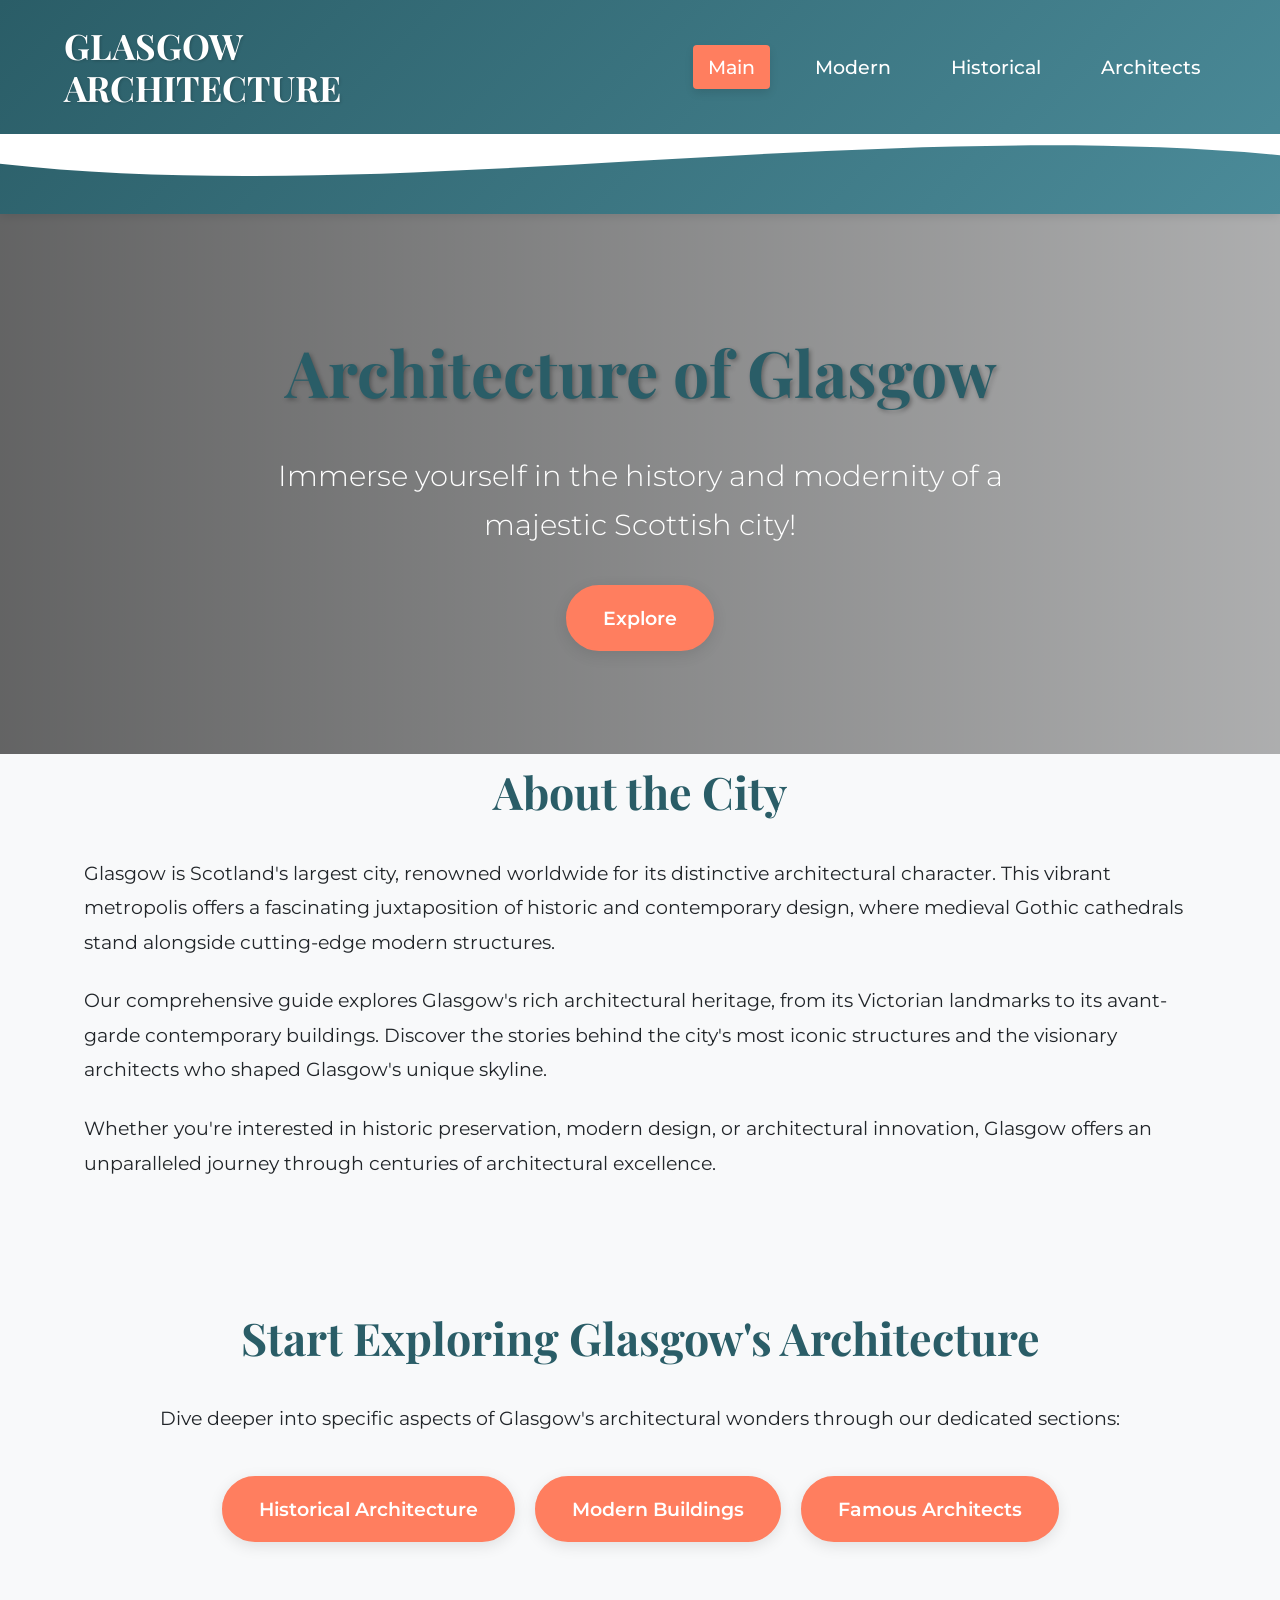
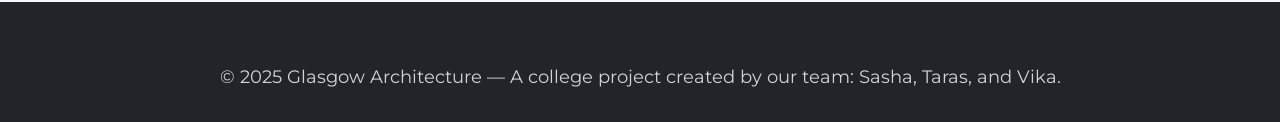
<file: index.html>
<!DOCTYPE html>
<html lang="ru">
<head>
  <meta charset="UTF-8" />
  <meta name="viewport" content="width=device-width, initial-scale=1.0"/>
  <title>Главная - Архитектура Глазго</title>
  <link rel="stylesheet" href="style.css" />
  <link rel="icon" type="image/x-icon" href="Image/back.png">
  <link rel="preconnect" href="https://fonts.googleapis.com">
  <link rel="preconnect" href="https://fonts.gstatic.com" crossorigin>
  <link href="https://fonts.googleapis.com/css2?family=Montserrat:wght@400;500;600;700&family=Playfair+Display:wght@700&display=swap" rel="stylesheet">
</head>
<body>
  <header class="header">
    <nav class="navbar container">
      <div class="logo">GLASGOW<br>ARCHITECTURE</div>
      <ul class="nav-menu">
        <li><a href="index.html" class="active">Main</a></li>
        <li><a href="modern.html">Modern</a></li>
        <li><a href="historical.html">Historical</a></li>
        <li><a href="architects.html">Architects</a></li>
      </ul>
    </nav>
    <div class="wave">
      <svg class="wave-svg" viewBox="0 0 500 150" preserveAspectRatio="none">
        <path class="wave-path" d="M-10.00,49.98 C150.00,150.00 349.17,-50.00 520.00,49.98 L500.00,0.00 L0.00,0.00 Z"></path>
      </svg>
    </div>
  </header>

  <section class="hero">
    <video class="hero-bg" autoplay muted loop playsinline>
      <source src="Video/GlasgowMain.mp4" type="video/mp4" />
    </video>
    <div class="hero-content">
      <h1 class="hero-title">Architecture of Glasgow</h1>
      <p class="hero-subtitle">Immerse yourself in the history and modernity of a majestic Scottish city!</p>
      <a href="modern.html" class="btn pulse">Explore</a>
    </div>
  </section>

  <main class="container">
    <section class="about-section">
      <h2 class="section-title">About the City</h2>
      <p class="large-text">
        Glasgow is Scotland's largest city, renowned worldwide for its distinctive architectural character. 
        This vibrant metropolis offers a fascinating juxtaposition of historic and contemporary design, 
        where medieval Gothic cathedrals stand alongside cutting-edge modern structures.
      </p>
      <p class="large-text">
        Our comprehensive guide explores Glasgow's rich architectural heritage, from its Victorian landmarks 
        to its avant-garde contemporary buildings. Discover the stories behind the city's most iconic structures 
        and the visionary architects who shaped Glasgow's unique skyline.
      </p>
      <p class="large-text">
        Whether you're interested in historic preservation, modern design, or architectural innovation, 
        Glasgow offers an unparalleled journey through centuries of architectural excellence.
      </p>
    </section>

    <section class="cta-section">
      <h2 class="section-title">Start Exploring Glasgow's Architecture</h2>
      <p class="large-text">
        Dive deeper into specific aspects of Glasgow's architectural wonders through our dedicated sections:
      </p>
      <div class="cta-buttons">
        <a href="historical.html" class="btn">Historical Architecture</a>
        <a href="modern.html" class="btn">Modern Buildings</a>
        <a href="architects.html" class="btn">Famous Architects</a>
      </div>
    </section>
  </main>

  <footer class="footer">
    <div class="container">
      <p class="copyright">
        © 2025 Glasgow Architecture — A college project created by our team: Sasha, Taras, and Vika.
      </p>
    </div>
  </footer>
</body>
</html>
</file>
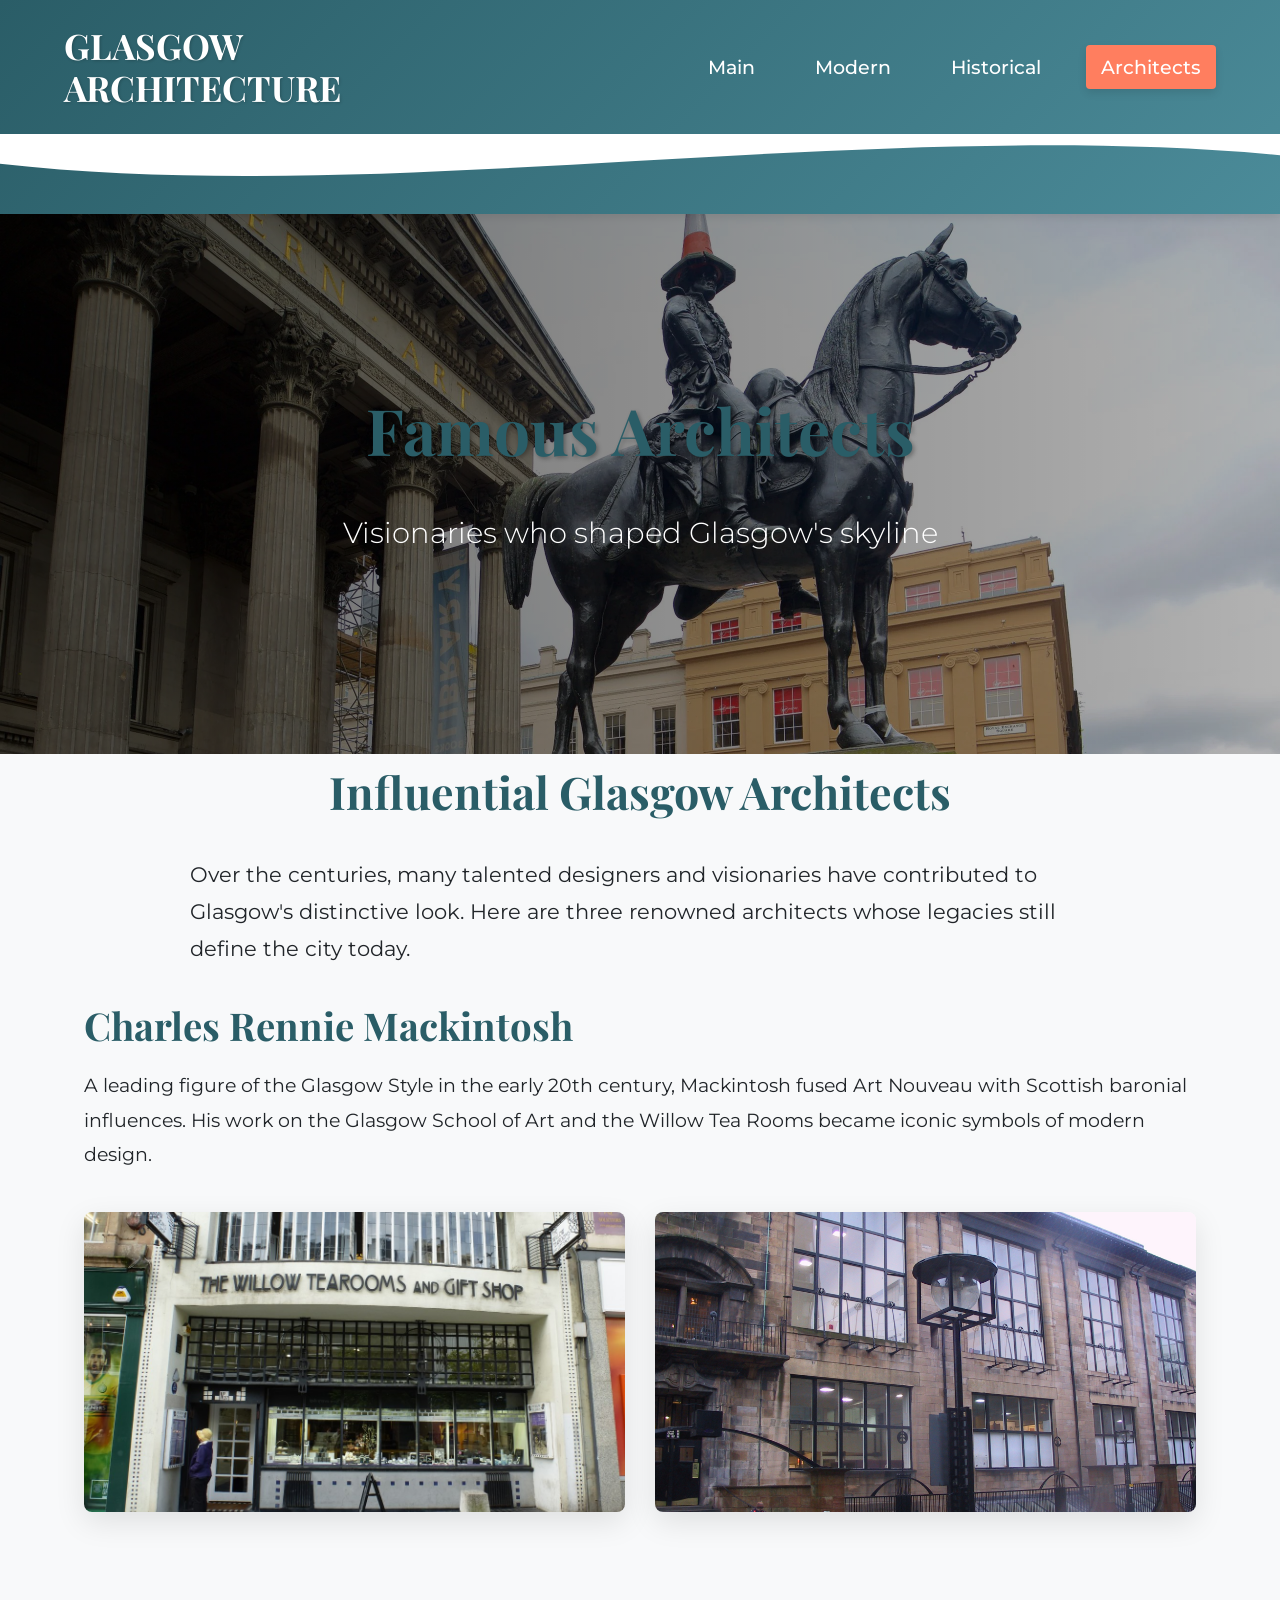
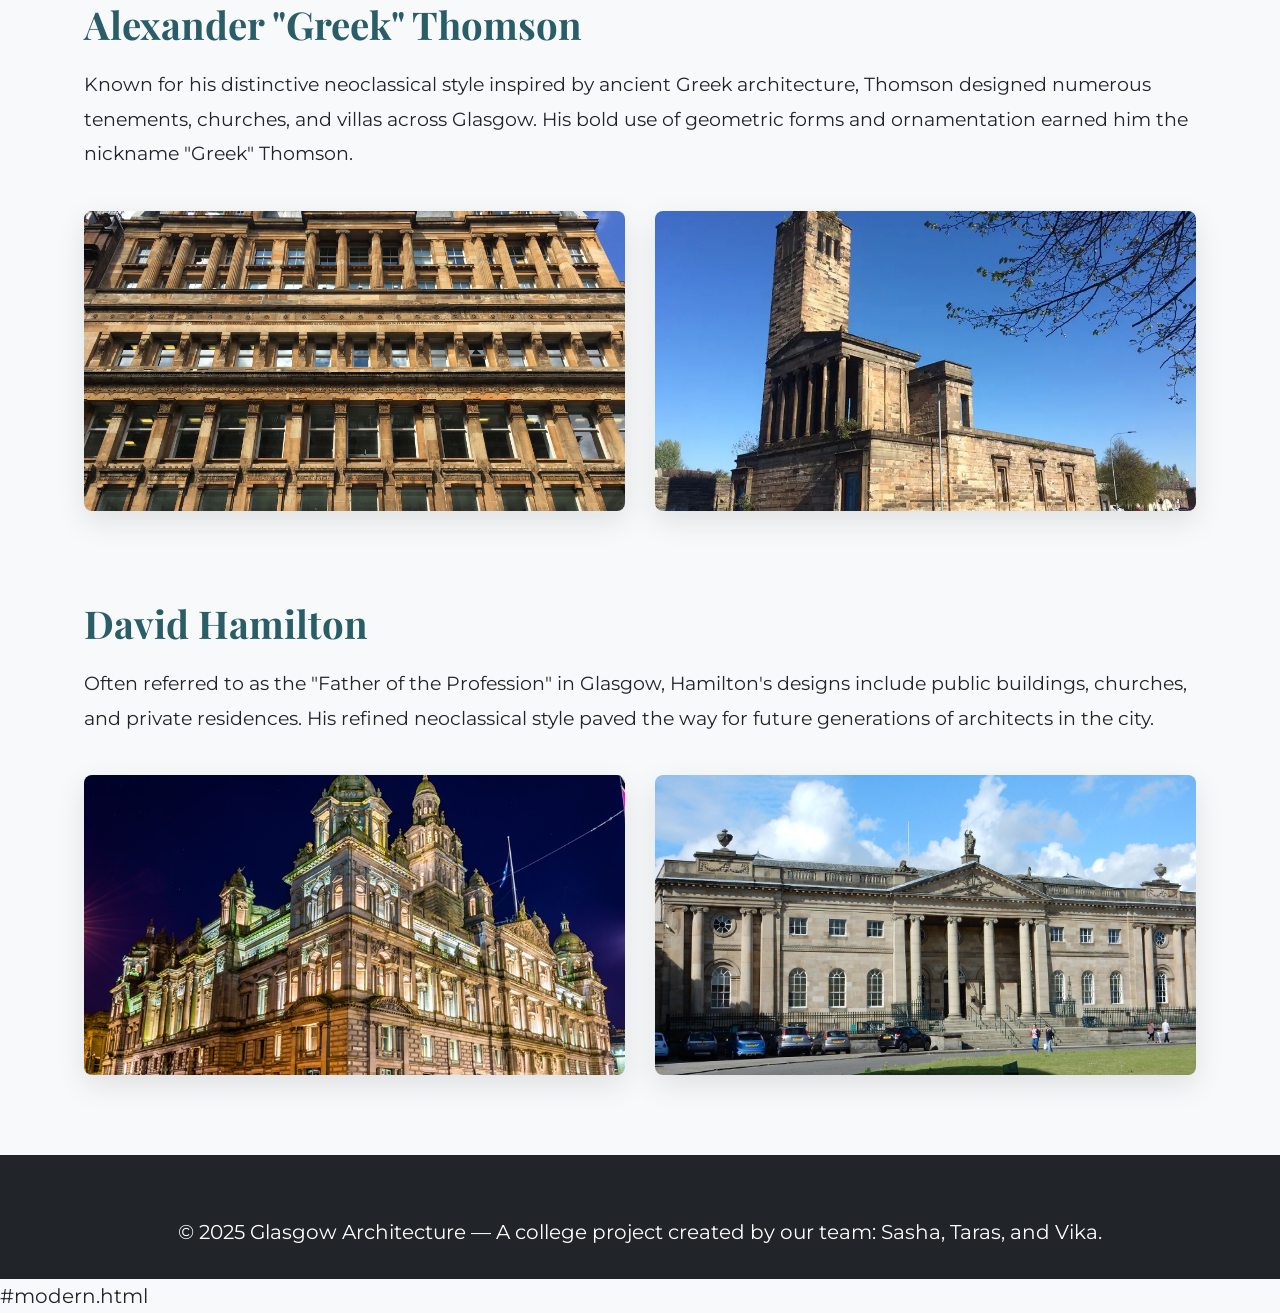
<file: architects.html>
<!DOCTYPE html>
<html lang="ru">
<head>
  <meta charset="UTF-8" />
  <meta name="viewport" content="width=device-width, initial-scale=1.0"/>
  <title>Famous Architects - Glasgow</title>
  <link rel="stylesheet" href="style.css" />
  <link rel="icon" type="image/x-icon" href="Image/back.png">
  <link rel="preconnect" href="https://fonts.googleapis.com">
  <link rel="preconnect" href="https://fonts.gstatic.com" crossorigin>
  <link href="https://fonts.googleapis.com/css2?family=Montserrat:wght@400;500;600;700&family=Playfair+Display:wght@700&display=swap" rel="stylesheet">
</head>
<body>
  <header class="header">
    <nav class="navbar container">
      <div class="logo">GLASGOW<br>ARCHITECTURE</div>
      <ul class="nav-menu">
        <li><a href="index.html">Main</a></li>
        <li><a href="modern.html">Modern</a></li>
        <li><a href="historical.html">Historical</a></li>
        <li><a href="architects.html" class="active">Architects</a></li>
      </ul>
    </nav>

    <div class="wave">
      <svg class="wave-svg" viewBox="0 0 500 150" preserveAspectRatio="none">
        <path class="wave-path" d="M-10.00,49.98 C150.00,150.00 349.17,-50.00 520.00,49.98
                 L500.00,0.00 L0.00,0.00 Z">
        </path>
      </svg>
    </div>
  </header>

  <section class="hero">
    <img 
      src="Image/FamousArchitects1.webp"
      alt="Famous Architects" 
      class="hero-bg"
    />
    <div class="hero-content">
      <h1 class="hero-title">Famous Architects</h1>
      <p class="hero-subtitle">Visionaries who shaped Glasgow's skyline</p>
    </div>
  </section>

  <main class="container">
    <h2 class="section-title">Influential Glasgow Architects</h2>
    <p class="section-description">
      Over the centuries, many talented designers and visionaries have contributed
      to Glasgow's distinctive look. Here are three renowned architects whose legacies
      still define the city today.
    </p>

    <section class="project-block">
      <h3 class="project-title">Charles Rennie Mackintosh</h3>
      <p class="project-text">
        A leading figure of the Glasgow Style in the early 20th century, Mackintosh fused 
        Art Nouveau with Scottish baronial influences. His work on the Glasgow School of Art 
        and the Willow Tea Rooms became iconic symbols of modern design.
      </p>
      <div class="image-gallery-2">
        <div class="image-card">
          <img src="Image/CharlesRennieMackintosh1.jpg" alt="Willow Tea Rooms facade" />
        </div>
        <div class="image-card">
          <img src="Image/CharlesRennieMackintosh2.jpg" alt="Glasgow School of Art" />
        </div>
      </div>
    </section>

    <section class="project-block">
      <h3 class="project-title">Alexander "Greek" Thomson</h3>
      <p class="project-text">
        Known for his distinctive neoclassical style inspired by ancient Greek architecture, 
        Thomson designed numerous tenements, churches, and villas across Glasgow. 
        His bold use of geometric forms and ornamentation earned him the nickname "Greek" Thomson.
      </p>
      <div class="image-gallery-2">
        <div class="image-card">
          <img src="Image/Alexander1.jpg" alt="Thomson's tenement" />
        </div>
        <div class="image-card">
          <img src="Image/Alexander2.webp" alt="Caledonia Road Church" />
        </div>
      </div>
    </section>

    <section class="project-block">
      <h3 class="project-title">David Hamilton</h3>
      <p class="project-text">
        Often referred to as the "Father of the Profession" in Glasgow, Hamilton's designs 
        include public buildings, churches, and private residences. His refined neoclassical style 
        paved the way for future generations of architects in the city.
      </p>
      <div class="image-gallery-2">
        <div class="image-card">
          <img src="Image/David1.jpg" alt="City Halls" />
        </div>
        <div class="image-card">
          <img src="Image/David2.jpg" alt="Justiciary Buildings" />
        </div>
      </div>
    </section>
  </main>

  <footer class="footer">
    <div class="container">
      <p>© 2025 Glasgow Architecture — A college project created by our team: Sasha, Taras, and Vika.</p>
    </div>
  </footer>
</body>
</html>
#modern.html
</file>
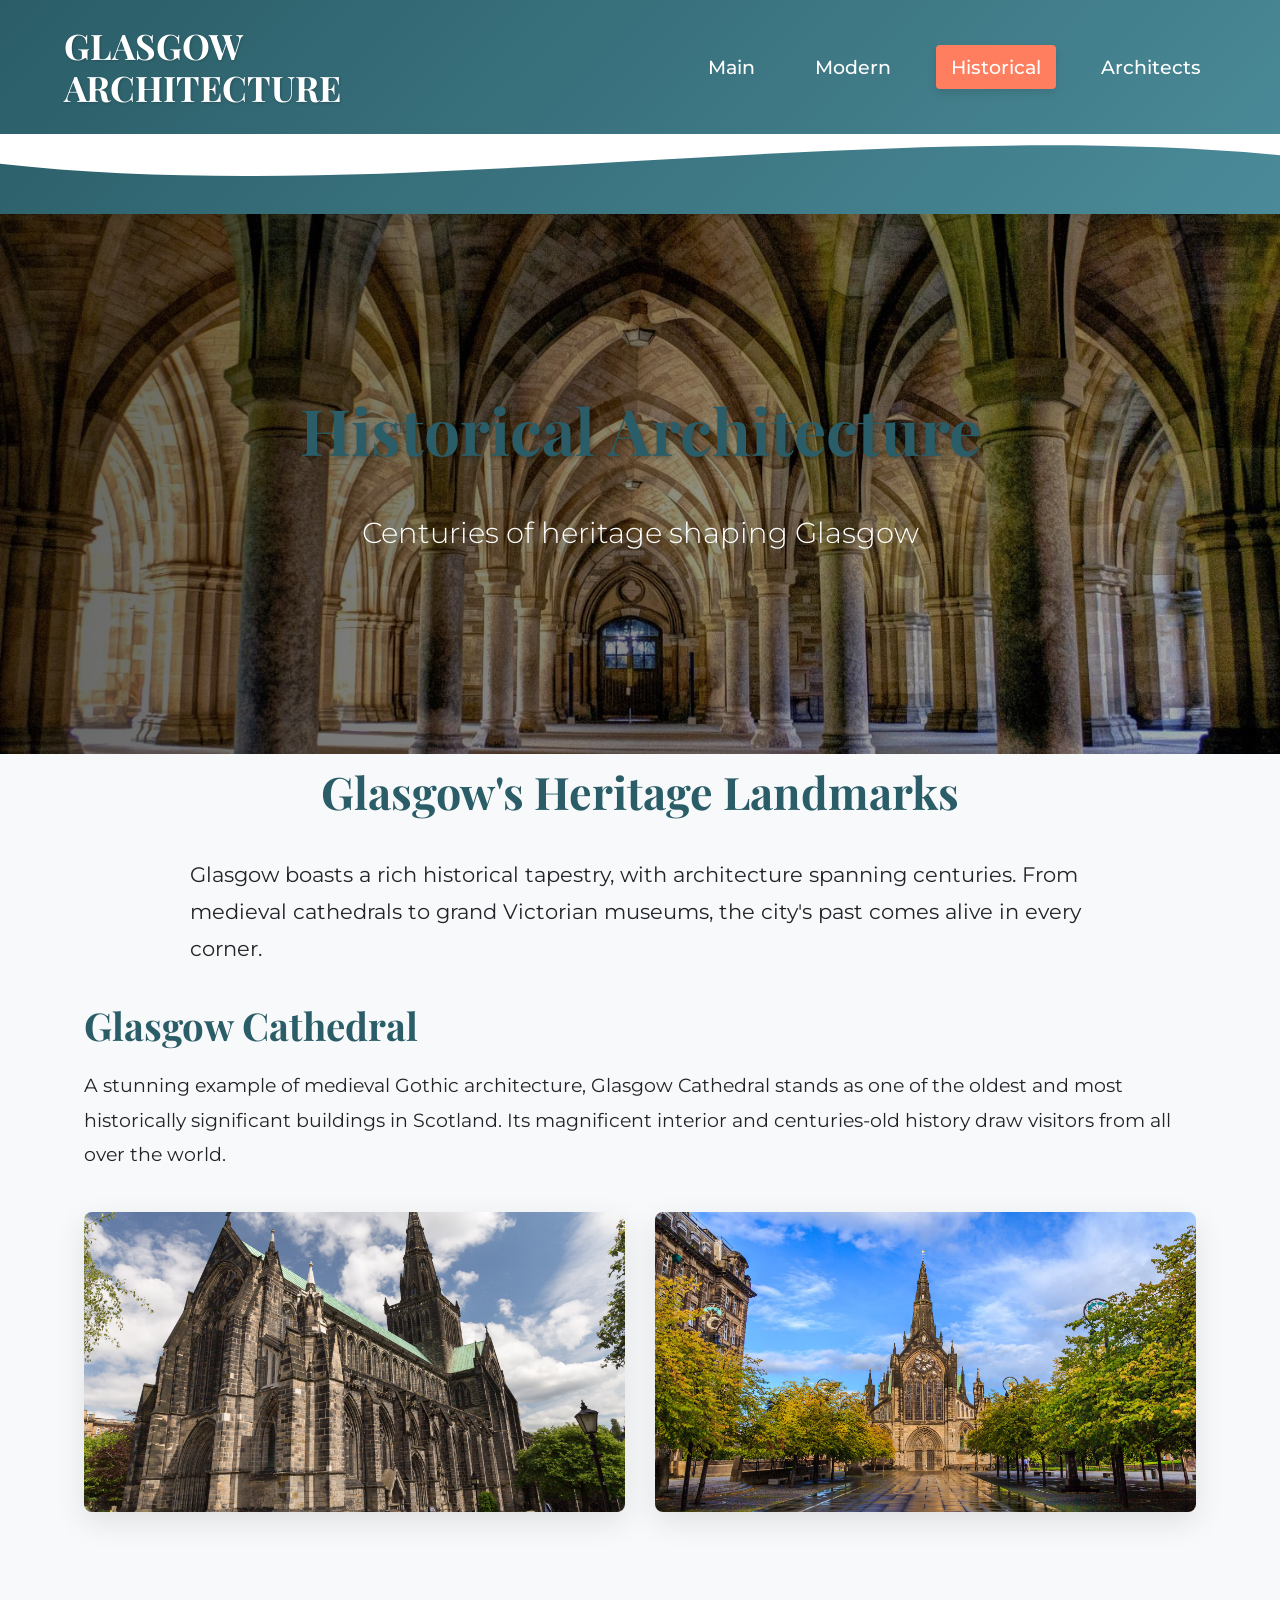
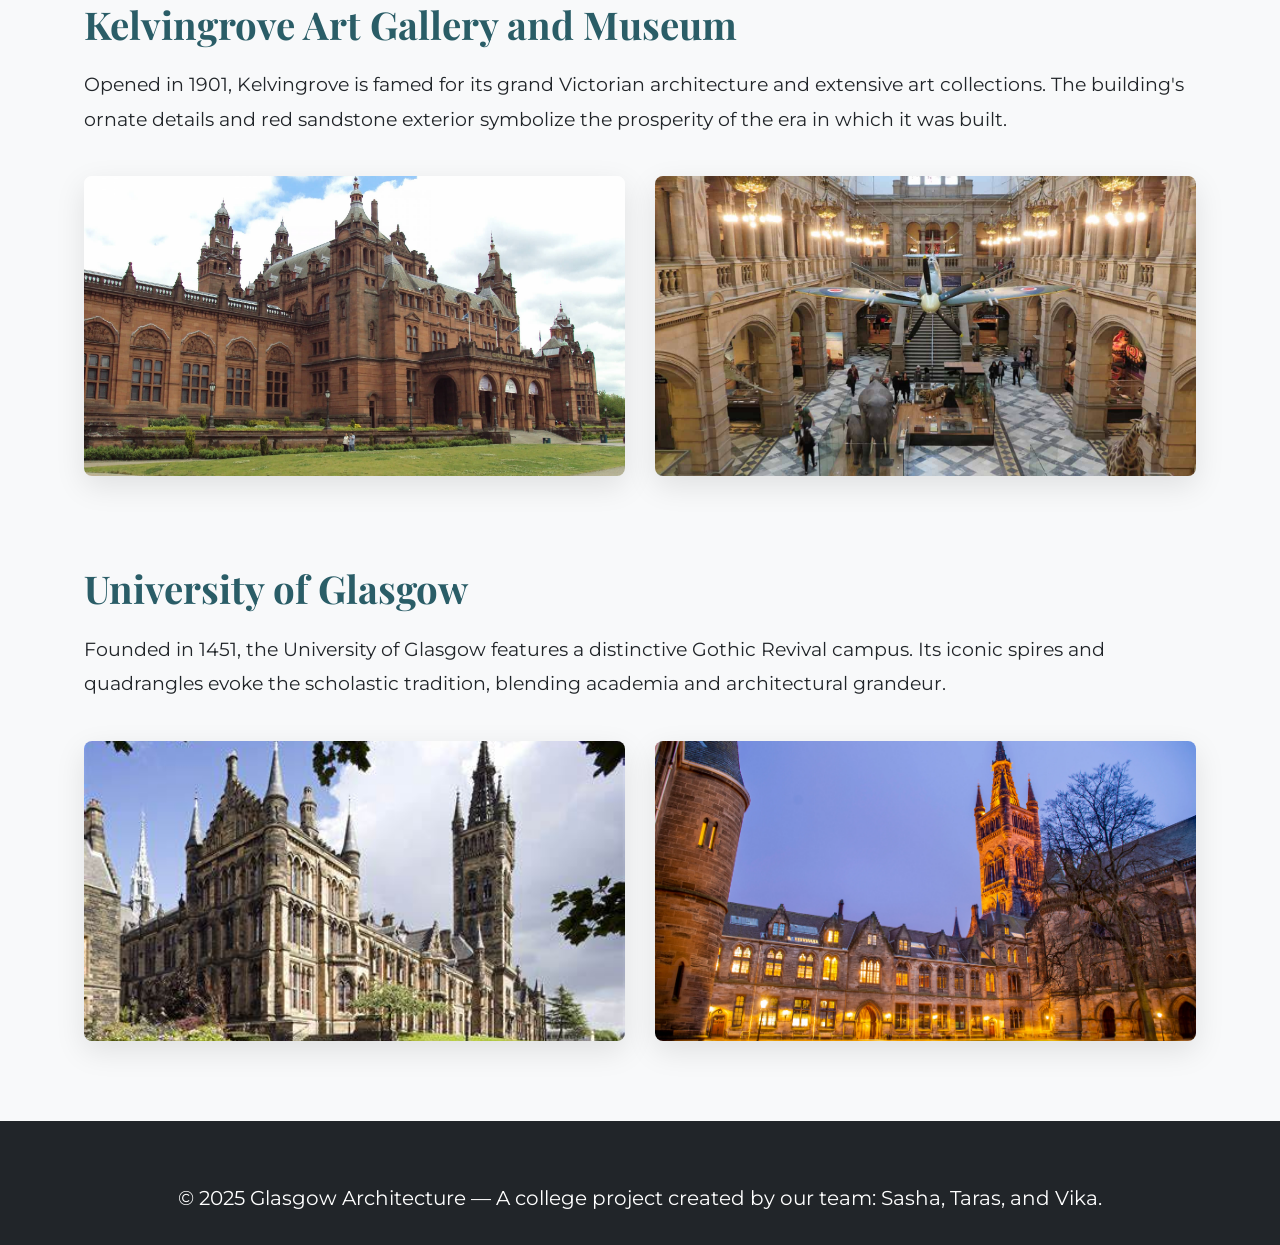
<file: historical.html>
<!DOCTYPE html>
<html lang="ru">
<head>
  <meta charset="UTF-8" />
  <meta name="viewport" content="width=device-width, initial-scale=1.0"/>
  <title>Historical Architecture - Glasgow</title>
  <link rel="stylesheet" href="style.css" />
  <link rel="icon" type="image/x-icon" href="Image/back.png">
  <link rel="preconnect" href="https://fonts.googleapis.com">
  <link rel="preconnect" href="https://fonts.gstatic.com" crossorigin>
  <link href="https://fonts.googleapis.com/css2?family=Montserrat:wght@400;500;600;700&family=Playfair+Display:wght@700&display=swap" rel="stylesheet">
</head>
<body>
  <header class="header">
    <nav class="navbar container">
      <div class="logo">GLASGOW<br>ARCHITECTURE</div>
      <ul class="nav-menu">
        <li><a href="index.html">Main</a></li>
        <li><a href="modern.html">Modern</a></li>
        <li><a href="historical.html" class="active">Historical</a></li>
        <li><a href="architects.html">Architects</a></li>
      </ul>
    </nav>

    <div class="wave">
      <svg class="wave-svg" viewBox="0 0 500 150" preserveAspectRatio="none">
        <path class="wave-path" d="M-10.00,49.98 C150.00,150.00 349.17,-50.00 520.00,49.98
                 L500.00,0.00 L0.00,0.00 Z">
        </path>
      </svg>
    </div>
  </header>

  <section class="hero">
    <img 
      src="Image/Historical.jpg"
      alt="Historical Architecture" 
      class="hero-bg"
    />
    <div class="hero-content">
      <h1 class="hero-title">Historical Architecture</h1>
      <p class="hero-subtitle">Centuries of heritage shaping Glasgow</p>
    </div>
  </section>

  <main class="container">
    <h2 class="section-title">Glasgow's Heritage Landmarks</h2>
    <p class="section-description">
      Glasgow boasts a rich historical tapestry, with architecture spanning centuries. 
      From medieval cathedrals to grand Victorian museums, the city's past 
      comes alive in every corner.
    </p>

    <section class="project-block">
      <h3 class="project-title">Glasgow Cathedral</h3>
      <p class="project-text">
        A stunning example of medieval Gothic architecture, Glasgow Cathedral
        stands as one of the oldest and most historically significant buildings 
        in Scotland. Its magnificent interior and centuries-old history draw 
        visitors from all over the world.
      </p>
      <div class="image-gallery-2">
        <div class="image-card">
          <img src="Image/Cathedral1.jpg" alt="Glasgow Cathedral exterior" />
        </div>
        <div class="image-card">
          <img src="Image/Cathedral2.avif" alt="Glasgow Cathedral interior" />
        </div>
      </div>
    </section>

    <section class="project-block">
      <h3 class="project-title">Kelvingrove Art Gallery and Museum</h3>
      <p class="project-text">
        Opened in 1901, Kelvingrove is famed for its grand Victorian architecture 
        and extensive art collections. The building's ornate details and red sandstone 
        exterior symbolize the prosperity of the era in which it was built.
      </p>
      <div class="image-gallery-2">
        <div class="image-card">
          <img src="Image/Kelvingrove1.jpg" alt="Kelvingrove exterior" />
        </div>
        <div class="image-card">
          <img src="Image/Kelvingrove2.jpg" alt="Kelvingrove interior" />
        </div>
      </div>
    </section>

    <section class="project-block">
      <h3 class="project-title">University of Glasgow</h3>
      <p class="project-text">
        Founded in 1451, the University of Glasgow features a distinctive Gothic Revival 
        campus. Its iconic spires and quadrangles evoke the scholastic tradition, 
        blending academia and architectural grandeur.
      </p>
      <div class="image-gallery-2">
        <div class="image-card">
          <img src="Image/University1.jpg" alt="University of Glasgow main building" />
        </div>
        <div class="image-card">
          <img src="Image/University2.webp" alt="University cloisters" />
        </div>
      </div>
    </section>
  </main>

  <footer class="footer">
    <div class="container">
      <p>© 2025 Glasgow Architecture — A college project created by our team: Sasha, Taras, and Vika.</p>
    </div>
  </footer>
</body>
</html>
</file>
<file: style.css>
:root {
  --primary: #2a5d67;
  --secondary: #4b8b99;
  --accent: #ff7e5f;
  --light: #f8f9fa;
  --dark: #212529;
  --gray: #6c757d;
}

* {
  margin: 0;
  padding: 0;
  box-sizing: border-box;
}

body {
  font-family: 'Montserrat', sans-serif;
  color: var(--dark);
  background-color: var(--light);
  line-height: 1.7;
  font-size: 20px;
}

h1, h2, h3, h4 {
  font-family: 'Playfair Display', serif;
  font-weight: 700;
  color: var(--primary);
}

.container {
  width: 90%;
  max-width: 1200px;
  margin: 0 auto;
  padding: 0 20px;
}

.large-text {
  font-size: 1.2rem;
  line-height: 1.8;
  margin-bottom: 1.5rem;
}

/* Header */
.header {
  background: linear-gradient(135deg, var(--primary), var(--secondary));
  position: relative;
  box-shadow: 0 2px 10px rgba(0,0,0,0.1);
}

.navbar {
  display: flex;
  justify-content: space-between;
  align-items: center;
  padding: 25px 0;
}

.logo {
  font-family: 'Playfair Display', serif;
  font-size: 2.2rem;
  font-weight: 700;
  color: white;
  line-height: 1.2;
  text-shadow: 1px 1px 3px rgba(0,0,0,0.2);
}

.nav-menu {
  display: flex;
  list-style: none;
  gap: 30px;
}

.nav-menu li a {
  color: white;
  text-decoration: none;
  font-weight: 500;
  font-size: 1.2rem;
  padding: 10px 15px;
  border-radius: 4px;
  transition: all 0.3s ease;
  position: relative;
}

.nav-menu li a:hover {
  background-color: rgba(255,255,255,0.2);
}

.nav-menu li a.active {
  background-color: var(--accent);
  box-shadow: 0 4px 8px rgba(0,0,0,0.1);
}

.wave {
  height: 80px;
  overflow: hidden;
}

.wave-svg {
  width: 100%;
  height: 100%;
}

.wave-path {
  fill: white;
}

/* Hero Section */
.hero {
  position: relative;
  min-height: 80vh;
  display: flex;
  align-items: center;
  justify-content: center;
  text-align: center;
  color: white;
  overflow: hidden;
}

.hero-bg {
  position: absolute;
  top: 0;
  left: 0;
  width: 100%;
  height: 100%;
  object-fit: cover;
  z-index: -1;
}

.hero::after {
  content: '';
  position: absolute;
  top: 0;
  left: 0;
  width: 100%;
  height: 100%;
  background: linear-gradient(to right, rgba(0,0,0,0.7), rgba(0,0,0,0.3));
  z-index: 0;
}

.hero-content {
  position: relative;
  z-index: 1;
  max-width: 900px;
  padding: 0 30px;
  animation: fadeIn 1s ease-out;
}

.hero-title {
  font-size: 4rem;
  margin-bottom: 25px;
  text-shadow: 2px 2px 4px rgba(0,0,0,0.3);
}

.hero-subtitle {
  font-size: 1.8rem;
  margin-bottom: 35px;
  font-weight: 300;
}

/* Main Content */
main {
  padding: 80px 0;
}

.about-section {
  margin-bottom: 60px;
}

.section-title {
  font-size: 2.8rem;
  margin-bottom: 30px;
  color: var(--primary);
}

/* CTA Section */
.cta-section {
  text-align: center;
  padding: 60px 0;
}

.cta-buttons {
  display: flex;
  justify-content: center;
  gap: 20px;
  margin-top: 40px;
  flex-wrap: wrap;
}

/* Buttons */
.btn {
  display: inline-block;
  background-color: var(--accent);
  color: white;
  padding: 15px 35px;
  font-size: 1.2rem;
  font-weight: 600;
  border-radius: 50px;
  text-decoration: none;
  transition: all 0.3s ease;
  border: 2px solid var(--accent);
  box-shadow: 0 4px 15px rgba(0,0,0,0.1);
}

.btn:hover {
  background-color: transparent;
  color: var(--accent);
  transform: translateY(-3px);
  box-shadow: 0 6px 20px rgba(0,0,0,0.15);
}

.pulse {
  animation: pulse 2s infinite;
}

/* Footer */
.footer {
  background-color: var(--dark);
  color: white;
  padding: 60px 0 30px;
}

.footer .container {
  display: flex;
  flex-direction: column;
  align-items: center;
}

.footer-logo {
  font-family: 'Playfair Display', serif;
  font-size: 2rem;
  margin-bottom: 20px;
}

.footer-links {
  display: flex;
  gap: 25px;
  margin-bottom: 30px;
}

.footer-links a {
  color: white;
  text-decoration: none;
  font-size: 1.1rem;
  transition: color 0.3s;
}

.footer-links a:hover {
  color: var(--accent);
}

.copyright {
  font-size: 1.1rem;
  opacity: 0.8;
}

/* Animations */
@keyframes fadeIn {
  from {
    opacity: 0;
    transform: translateY(20px);
  }
  to {
    opacity: 1;
    transform: translateY(0);
  }
}

@keyframes pulse {
  0% {
    box-shadow: 0 0 0 0 rgba(255, 126, 95, 0.7);
  }
  70% {
    box-shadow: 0 0 0 15px rgba(255, 126, 95, 0);
  }
  100% {
    box-shadow: 0 0 0 0 rgba(255, 126, 95, 0);
  }
}

/* Responsive */
@media (max-width: 992px) {
  body {
    font-size: 18px;
  }
  
  .hero-title {
    font-size: 3.2rem;
  }
  
  .hero-subtitle {
    font-size: 1.5rem;
  }
  
  .section-title {
    font-size: 2.4rem;
  }
  
  .btn {
    font-size: 1.1rem;
    padding: 12px 30px;
  }
}

@media (max-width: 768px) {
  body {
    font-size: 17px;
  }
  
  .navbar {
    flex-direction: column;
    padding: 20px 0;
  }
  
  .logo {
    margin-bottom: 20px;
    font-size: 1.8rem;
  }
  
  .nav-menu {
    flex-wrap: wrap;
    justify-content: center;
    gap: 15px;
  }
  
  .nav-menu li a {
    font-size: 1rem;
    padding: 8px 12px;
  }
  
  .hero-title {
    font-size: 2.8rem;
  }
  
  .hero-subtitle {
    font-size: 1.3rem;
  }
  
  .section-title {
    font-size: 2rem;
  }
  
  .cta-buttons {
    flex-direction: column;
    align-items: center;
  }
  
  .footer-links {
    flex-direction: column;
    align-items: center;
    gap: 15px;
  }
}

@media (max-width: 576px) {
  .hero-title {
    font-size: 2.4rem;
  }
  
  .section-title {
    font-size: 1.8rem;
  }
  
  .container {
    padding: 0 15px;
  }
}
/* Modern Architecture Page Specific Styles */
.intro-section {
  margin-bottom: 60px;
  text-align: center;
}

.section-title {
  font-size: 2.8rem;
  margin-bottom: 25px;
  color: var(--primary);
  text-align: center;
}

.section-description {
  font-size: 1.3rem;
  line-height: 1.8;
  margin-bottom: 25px;
  color: var(--dark);
  max-width: 900px;
  margin-left: auto;
  margin-right: auto;
}

.project-block {
  margin-bottom: 80px;
}

.project-header {
  margin-bottom: 25px;
  text-align: center;
}

.project-title {
  font-size: 2.4rem;
  margin-bottom: 10px;
  color: var(--primary);
}

.project-architect {
  font-size: 1.2rem;
  font-style: italic;
  color: var(--secondary);
  margin-bottom: 15px;
}

.project-text {
  font-size: 1.2rem;
  line-height: 1.8;
  margin-bottom: 30px;
  color: var(--dark);
}

.image-gallery-2 {
  display: grid;
  grid-template-columns: repeat(auto-fit, minmax(400px, 1fr));
  gap: 30px;
  margin-top: 40px;
}

.image-card {
  background: white;
  border-radius: 8px;
  overflow: hidden;
  box-shadow: 0 10px 30px rgba(0,0,0,0.1);
  transition: transform 0.3s ease;
}

.image-card:hover {
  transform: translateY(-10px);
}

.image-card img {
  width: 100%;
  height: 300px;
  object-fit: cover;
  display: block;
}

.image-caption {
  padding: 15px;
  font-size: 1rem;
  color: var(--gray);
  text-align: center;
  background: white;
}

.more-projects {
  background: rgba(74, 144, 166, 0.1);
  padding: 40px;
  border-radius: 10px;
  margin-top: 60px;
}

.more-title {
  font-size: 1.8rem;
  margin-bottom: 25px;
  color: var(--primary);
  text-align: center;
}

.more-list {
  list-style-type: none;
  max-width: 600px;
  margin: 0 auto;
}

.more-list li {
  font-size: 1.2rem;
  padding: 12px 0;
  border-bottom: 1px solid rgba(0,0,0,0.1);
  color: var(--dark);
}

.more-list li:last-child {
  border-bottom: none;
}

/* Responsive Adjustments */
@media (max-width: 992px) {
  .section-title {
    font-size: 2.4rem;
  }
  
  .project-title {
    font-size: 2rem;
  }
  
  .section-description, 
  .project-text {
    font-size: 1.1rem;
  }
}

@media (max-width: 768px) {
  .image-gallery-2 {
    grid-template-columns: 1fr;
  }
  
  .section-title {
    font-size: 2rem;
  }
  
  .project-title {
    font-size: 1.8rem;
  }
  
  .more-projects {
    padding: 30px 20px;
  }
}

@media (max-width: 576px) {
  .section-title {
    font-size: 1.8rem;
  }
  
  .hero-title {
    font-size: 2.4rem;
  }
  
  .hero-subtitle {
    font-size: 1.2rem;
  }
}
@media (max-width: 576px) {
  .hero {
    height: 250px;
  }

  .hero-title {
    font-size: 2rem;
  }

  .hero-subtitle {
    font-size: 1rem;
  }
}
/* --- Обновлённые стили Hero-секции и видео --- */
.hero {
  position: relative;
  min-height: 60vh;     /* Уменьшено с 80vh */
  max-height: 600px;    /* Ограничение максимальной высоты */
  display: flex;
  align-items: center;
  justify-content: center;
  text-align: center;
  color: white;
  overflow: hidden;
}

.hero-bg {
  position: absolute;
  top: 0;
  left: 0;
  width: 100%;
  height: 100%;
  max-height: 100%;
  object-fit: cover;
  z-index: -1;
}

.hero::after {
  content: '';
  position: absolute;
  top: 0;
  left: 0;
  width: 100%;
  height: 100%;
  background: linear-gradient(to right, rgba(0,0,0,0.6), rgba(0,0,0,0.3)); /* затемнение */
  z-index: 0;
}

/* Обновления для мобильных устройств */
@media (max-width: 768px) {
  .hero {
    min-height: 45vh;
  }

  .hero-title {
    font-size: 2.4rem;
  }

  .hero-subtitle {
    font-size: 1.2rem;
  }
}

@media (max-width: 576px) {
  .hero {
    min-height: 40vh;
  }

  .hero-title {
    font-size: 2rem;
  }

  .hero-subtitle {
    font-size: 1rem;
  }
}
</file>
